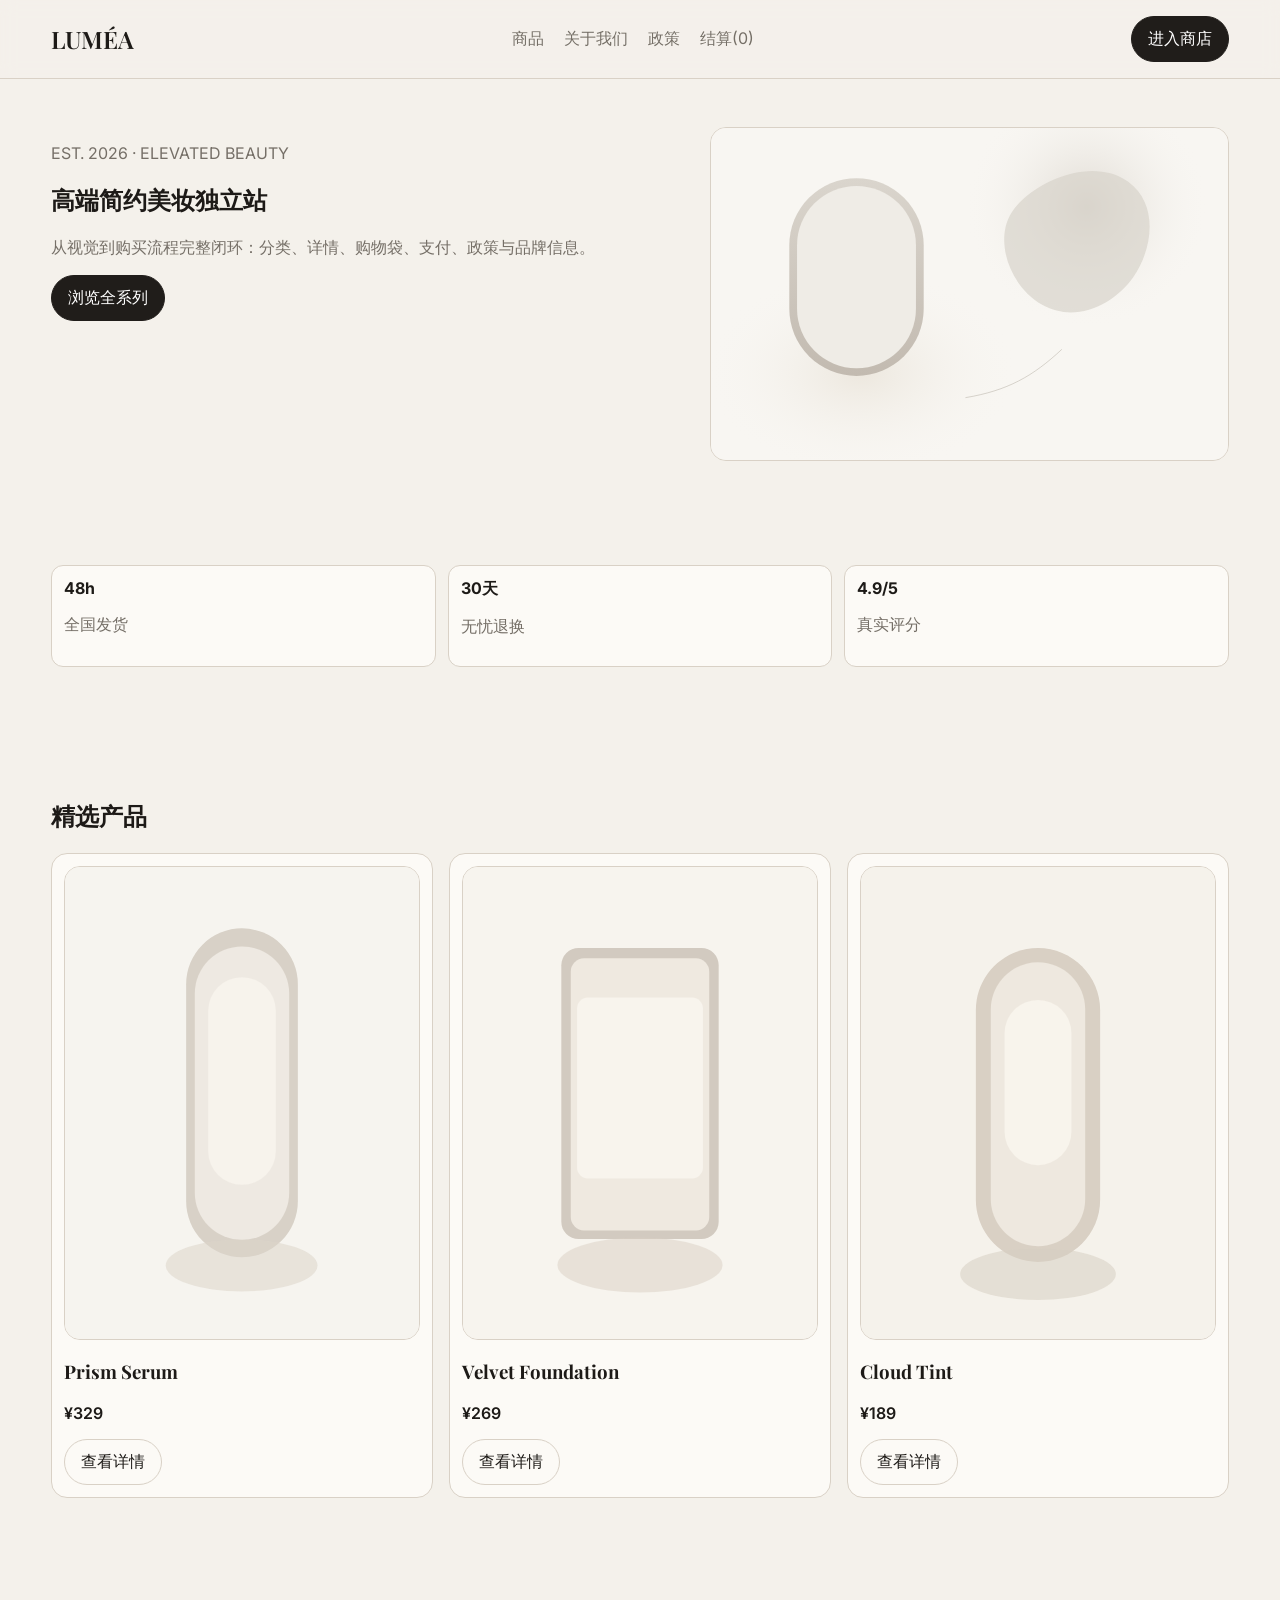
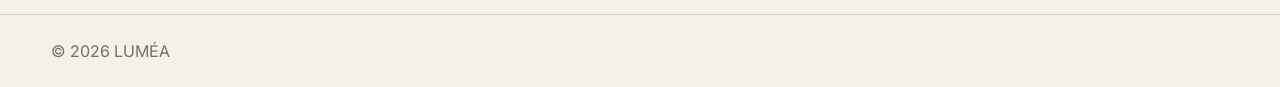
<file: index.html>
<!doctype html><html lang='zh-CN'><head><meta charset='UTF-8'><meta name='viewport' content='width=device-width,initial-scale=1'><title>LUMÉA</title><link rel='preconnect' href='https://fonts.googleapis.com'><link rel='preconnect' href='https://fonts.gstatic.com' crossorigin><link href='https://fonts.googleapis.com/css2?family=Inter:wght@400;500;600&family=Playfair+Display:wght@500;600&display=swap' rel='stylesheet'><link rel='stylesheet' href='style.css'></head><body>
<header><div class='container nav'><a class='brand' href='index.html'>LUMÉA</a><nav class='navlinks'><a href='shop.html'>商品</a><a href='about.html'>关于我们</a><a href='policy.html'>政策</a><a href='checkout.html'>结算(<span data-cart-badge>0</span>)</a></nav><a class='btn dark' href='shop.html'>进入商店</a></div></header>
<main class='container'>
<section class='hero'><div><p class='muted'>EST. 2026 · ELEVATED BEAUTY</p><h1>高端简约美妆独立站</h1><p class='muted'>从视觉到购买流程完整闭环：分类、详情、购物袋、支付、政策与品牌信息。</p><a class='btn dark' href='shop.html'>浏览全系列</a></div><img src='assets/hero-lux.svg' alt='主视觉'></section>
<section class='section'><div class='kpis'><div><strong>48h</strong><p class='muted'>全国发货</p></div><div><strong>30天</strong><p class='muted'>无忧退换</p></div><div><strong>4.9/5</strong><p class='muted'>真实评分</p></div></div></section>
<section class='section'><h2>精选产品</h2><div class='grid cols-3'>
<article class='card'><img src='assets/product-1.svg'><h3>Prism Serum</h3><p class='price'>¥329</p><a class='btn' href='product.html?id=serum'>查看详情</a></article>
<article class='card'><img src='assets/product-2.svg'><h3>Velvet Foundation</h3><p class='price'>¥269</p><a class='btn' href='product.html?id=foundation'>查看详情</a></article>
<article class='card'><img src='assets/product-3.svg'><h3>Cloud Tint</h3><p class='price'>¥189</p><a class='btn' href='product.html?id=tint'>查看详情</a></article>
</div></section></main><footer><div class='container'>© 2026 LUMÉA</div></footer><script src='script.js'></script></body></html>
</file>
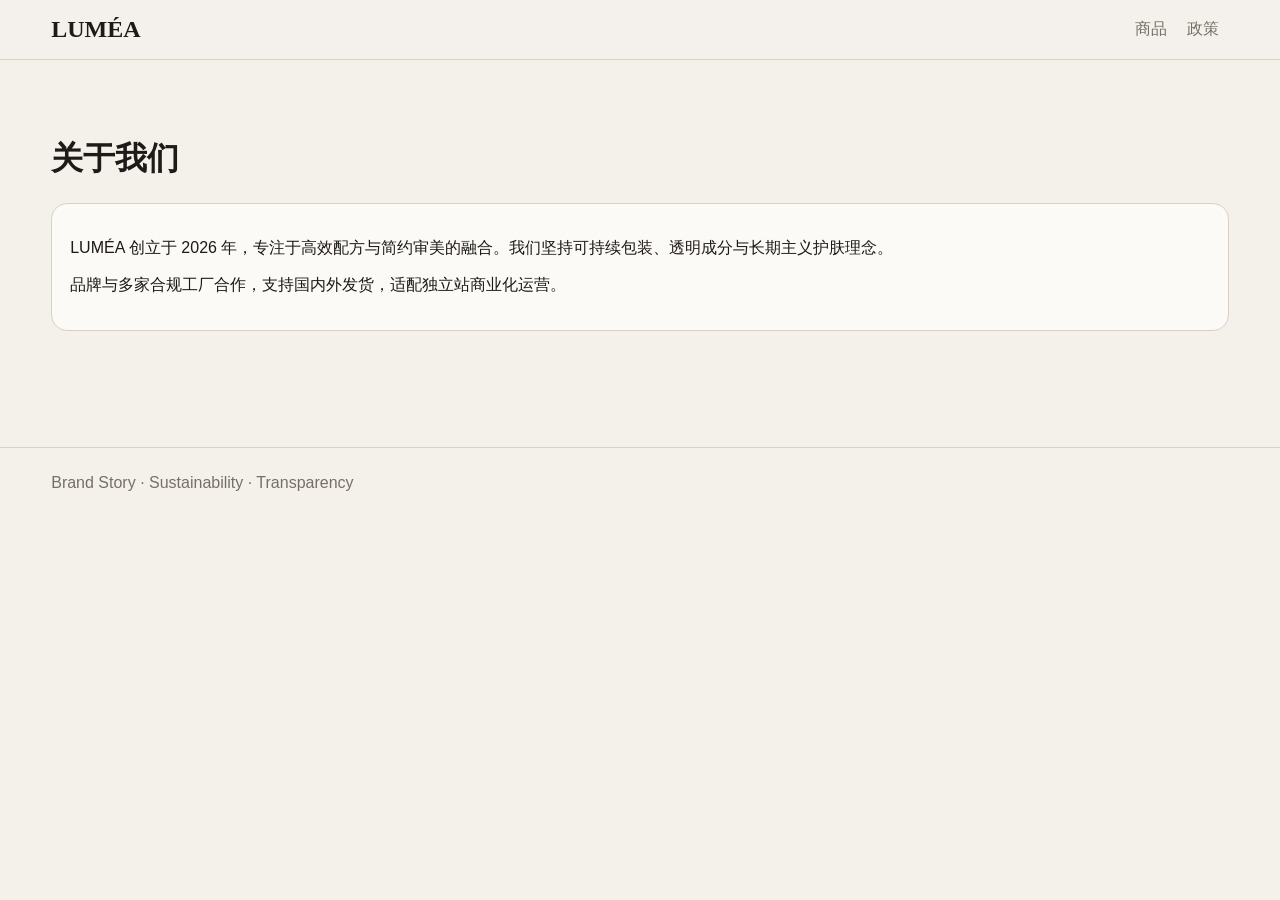
<file: about.html>
<!doctype html><html lang='zh-CN'><head><meta charset='UTF-8'><meta name='viewport' content='width=device-width,initial-scale=1'><title>关于我们 | LUMÉA</title><link rel='stylesheet' href='style.css'></head><body><header><div class='container nav'><a class='brand' href='index.html'>LUMÉA</a><nav class='navlinks'><a href='shop.html'>商品</a><a href='policy.html'>政策</a></nav></div></header><main class='container section'><h1>关于我们</h1><div class='panel'><p>LUMÉA 创立于 2026 年，专注于高效配方与简约审美的融合。我们坚持可持续包装、透明成分与长期主义护肤理念。</p><p>品牌与多家合规工厂合作，支持国内外发货，适配独立站商业化运营。</p></div></main><footer><div class='container'>Brand Story · Sustainability · Transparency</div></footer></body></html>
</file>
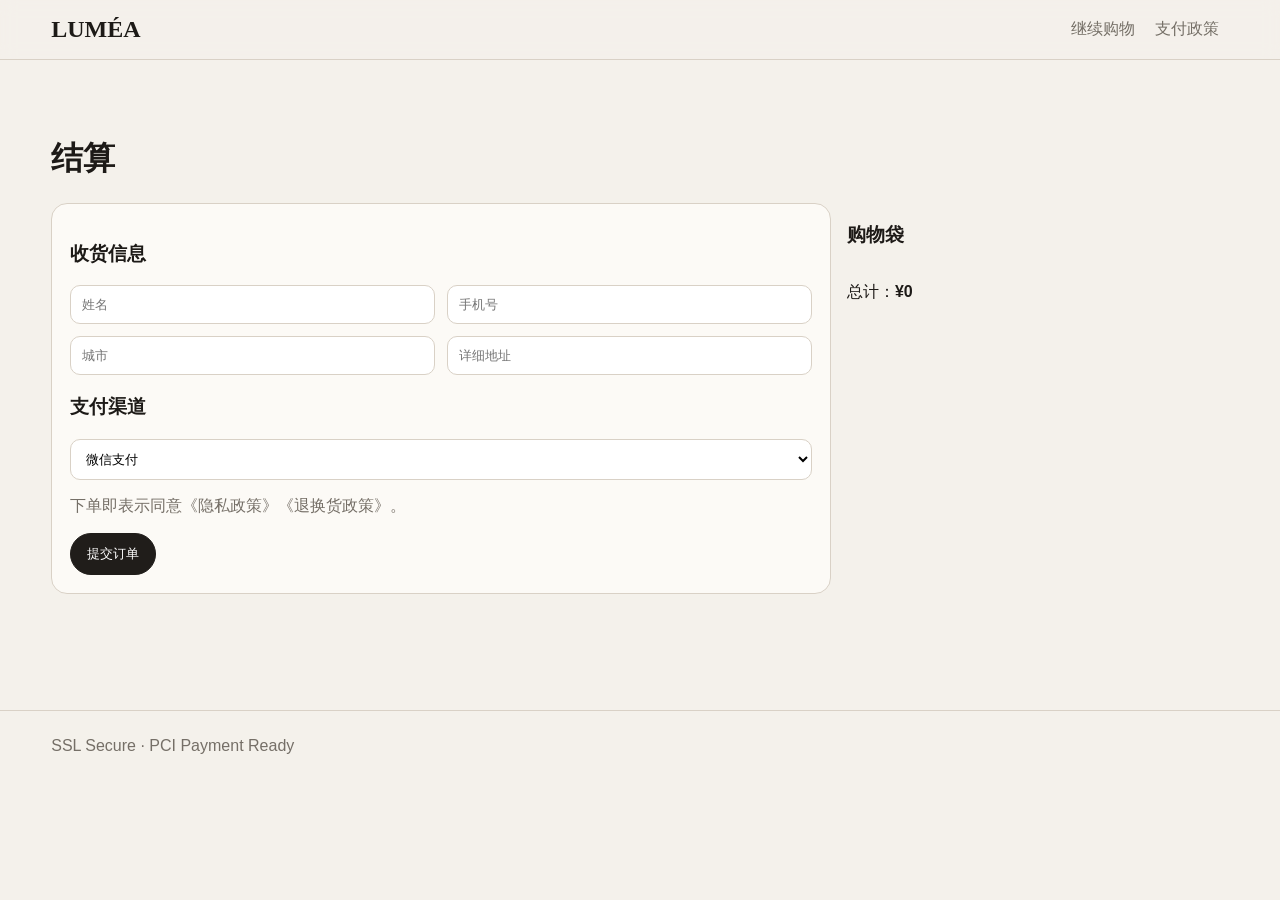
<file: checkout.html>
<!doctype html><html lang='zh-CN'><head><meta charset='UTF-8'><meta name='viewport' content='width=device-width,initial-scale=1'><title>结算 | LUMÉA</title><link rel='stylesheet' href='style.css'></head><body><header><div class='container nav'><a class='brand' href='index.html'>LUMÉA</a><nav class='navlinks'><a href='shop.html'>继续购物</a><a href='policy.html'>支付政策</a></nav></div></header>
<main class='container section'><h1>结算</h1><div class='grid cols-3'><section class='panel' style='grid-column:span 2'><h3>收货信息</h3><form id='checkout-form'><div class='form-grid'><input required placeholder='姓名'><input required placeholder='手机号'><input required placeholder='城市'><input required placeholder='详细地址'></div><h3>支付渠道</h3><select required><option>微信支付</option><option>支付宝</option><option>银联</option><option>信用卡（Stripe）</option></select><p class='muted'>下单即表示同意《隐私政策》《退换货政策》。</p><button class='btn dark' type='submit'>提交订单</button></form></section><aside><h3>购物袋</h3><div id='cart-list' class='grid'></div><p>总计：<strong id='cart-total'>¥0</strong></p></aside></div></main><footer><div class='container'>SSL Secure · PCI Payment Ready</div></footer><script src='script.js'></script></body></html>
</file>
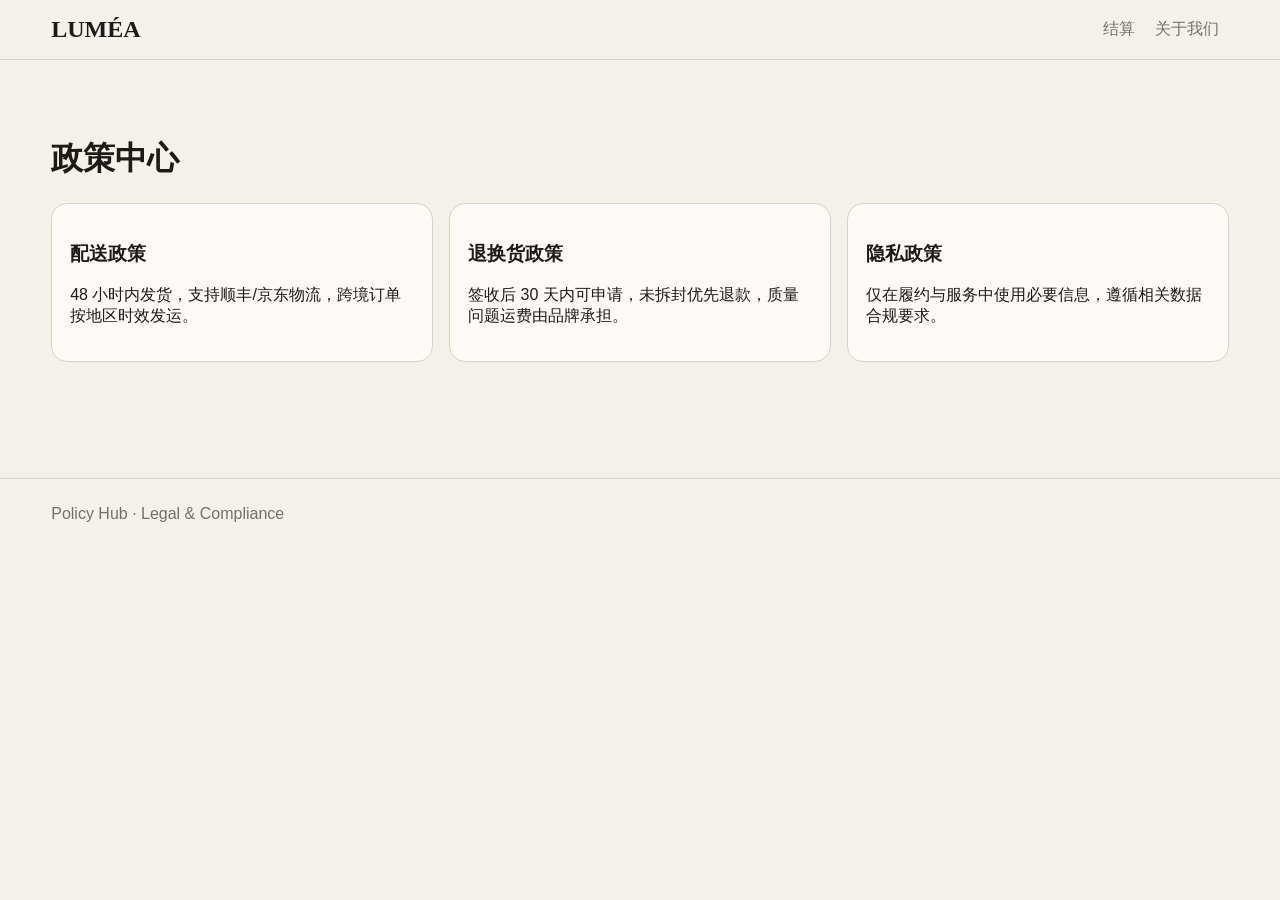
<file: policy.html>
<!doctype html><html lang='zh-CN'><head><meta charset='UTF-8'><meta name='viewport' content='width=device-width,initial-scale=1'><title>政策中心 | LUMÉA</title><link rel='stylesheet' href='style.css'></head><body><header><div class='container nav'><a class='brand' href='index.html'>LUMÉA</a><nav class='navlinks'><a href='checkout.html'>结算</a><a href='about.html'>关于我们</a></nav></div></header><main class='container section'><h1>政策中心</h1><div class='grid cols-3'><article class='panel'><h3>配送政策</h3><p>48 小时内发货，支持顺丰/京东物流，跨境订单按地区时效发运。</p></article><article class='panel'><h3>退换货政策</h3><p>签收后 30 天内可申请，未拆封优先退款，质量问题运费由品牌承担。</p></article><article class='panel'><h3>隐私政策</h3><p>仅在履约与服务中使用必要信息，遵循相关数据合规要求。</p></article></div></main><footer><div class='container'>Policy Hub · Legal & Compliance</div></footer></body></html>
</file>
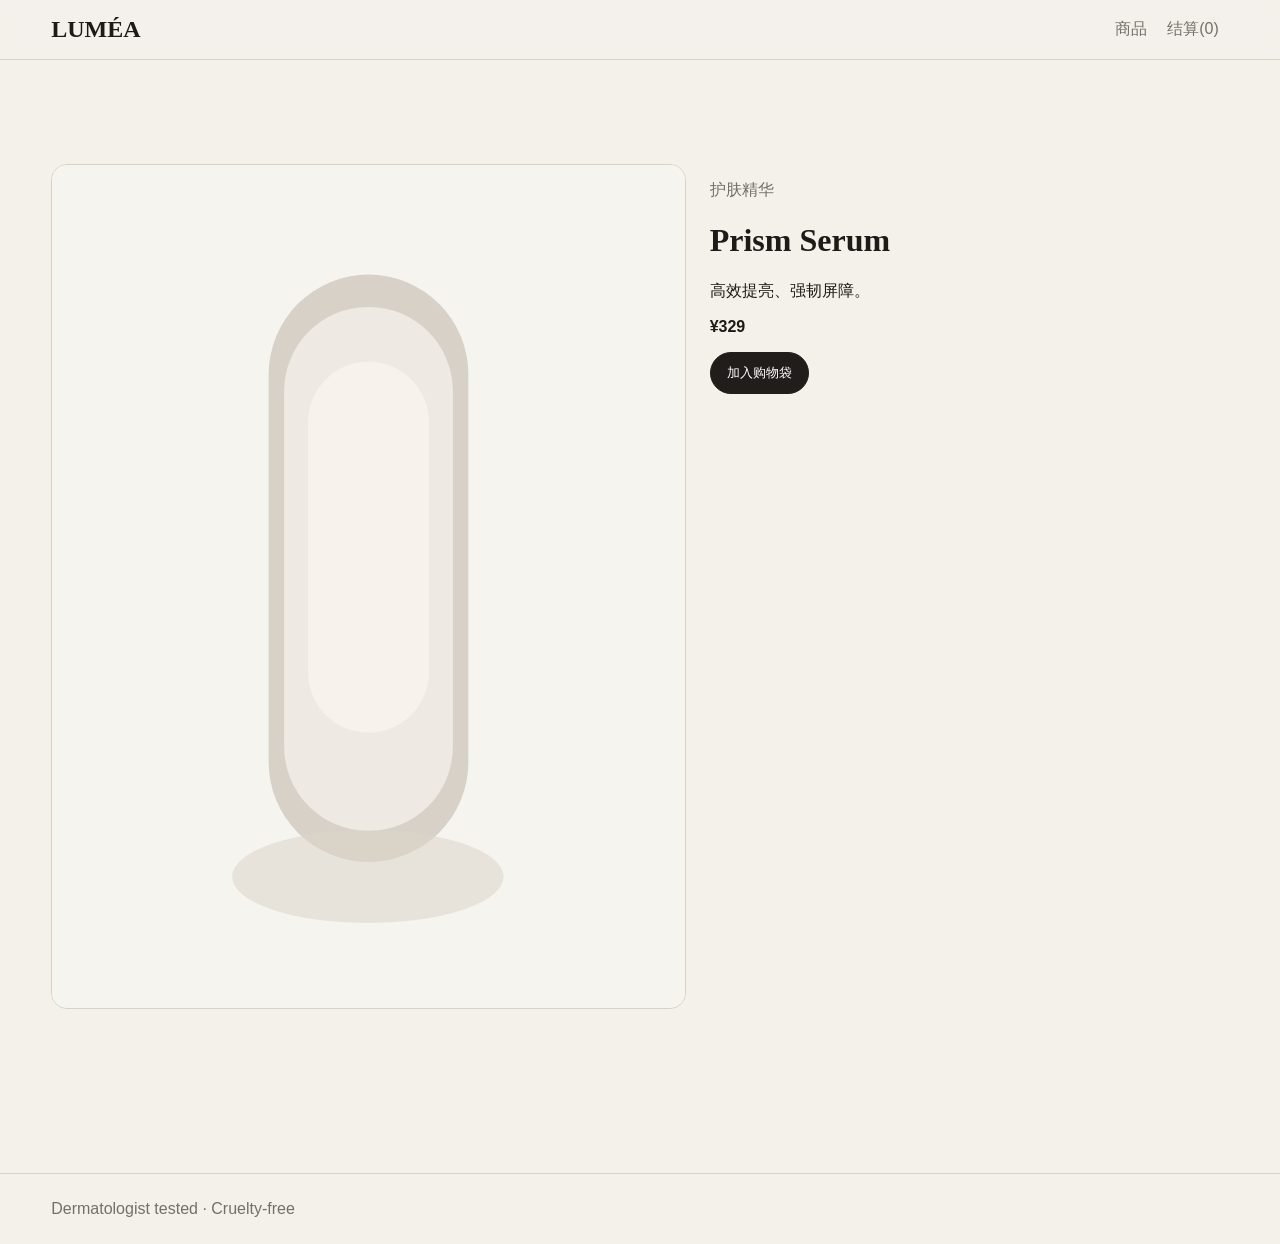
<file: product.html>
<!doctype html><html lang='zh-CN'><head><meta charset='UTF-8'><meta name='viewport' content='width=device-width,initial-scale=1'><title>商品详情 | LUMÉA</title><link rel='stylesheet' href='style.css'></head><body><header><div class='container nav'><a class='brand' href='index.html'>LUMÉA</a><nav class='navlinks'><a href='shop.html'>商品</a><a href='checkout.html'>结算(<span data-cart-badge>0</span>)</a></nav></div></header>
<main class='container section'><div class='hero'><img id='pimg' src='assets/product-1.svg'><div><p class='muted' id='pcat'>护肤精华</p><h1 id='pname'>Prism Serum</h1><p id='pdesc'>高效提亮、强韧屏障。</p><p class='price' id='pprice'>¥329</p><button id='padd' class='btn dark'>加入购物袋</button></div></div></main><footer><div class='container'>Dermatologist tested · Cruelty-free</div></footer>
<script src='script.js'></script><script>const map={serum:{name:'Prism Serum',price:329,desc:'高效提亮、强韧屏障。',img:'assets/product-1.svg',cat:'护肤精华'},foundation:{name:'Velvet Foundation',price:269,desc:'柔焦底妆，轻薄贴肤。',img:'assets/product-2.svg',cat:'底妆'},tint:{name:'Cloud Tint',price:189,desc:'高级低饱和显色。',img:'assets/product-3.svg',cat:'彩妆'}};const id=new URLSearchParams(location.search).get('id')||'serum';const p=map[id];pname.textContent=p.name;pprice.textContent='¥'+p.price;pdesc.textContent=p.desc;pimg.src=p.img;pcat.textContent=p.cat;padd.dataset.add=JSON.stringify({id,name:p.name,price:p.price});padd.addEventListener('click',()=>{const c=JSON.parse(localStorage.getItem('lumea_cart_v1')||'[]');const f=c.find(i=>i.id===id);if(f)f.qty++;else c.push({id,name:p.name,price:p.price,qty:1});localStorage.setItem('lumea_cart_v1',JSON.stringify(c));location.href='checkout.html';});</script></body></html>
</file>
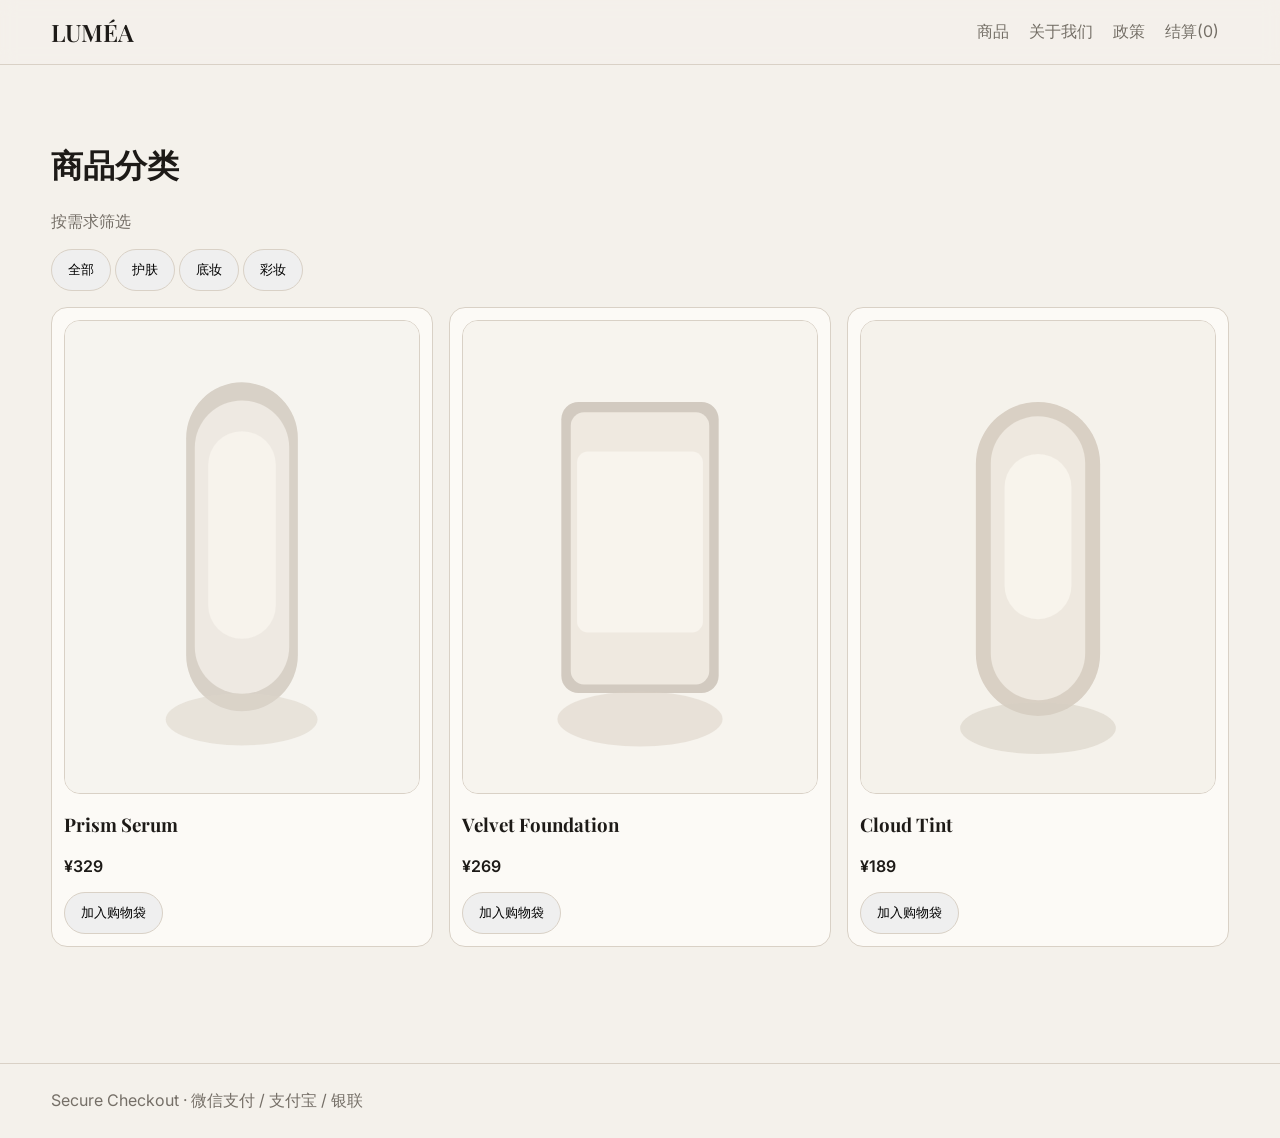
<file: shop.html>
<!doctype html><html lang='zh-CN'><head><meta charset='UTF-8'><meta name='viewport' content='width=device-width,initial-scale=1'><title>商品分类 | LUMÉA</title><link rel='stylesheet' href='style.css'><link rel='preconnect' href='https://fonts.googleapis.com'><link rel='preconnect' href='https://fonts.gstatic.com' crossorigin><link href='https://fonts.googleapis.com/css2?family=Inter:wght@400;500;600&family=Playfair+Display:wght@500;600&display=swap' rel='stylesheet'></head><body>
<header><div class='container nav'><a class='brand' href='index.html'>LUMÉA</a><nav class='navlinks'><a href='shop.html'>商品</a><a href='about.html'>关于我们</a><a href='policy.html'>政策</a><a href='checkout.html'>结算(<span data-cart-badge>0</span>)</a></nav></div></header>
<main class='container section'><h1>商品分类</h1><p class='muted'>按需求筛选</p><div><button class='btn' data-filter='all'>全部</button> <button class='btn' data-filter='skincare'>护肤</button> <button class='btn' data-filter='base'>底妆</button> <button class='btn' data-filter='color'>彩妆</button></div>
<div class='grid cols-3' style='margin-top:16px'>
<article class='card product-card' data-cat='skincare'><img src='assets/product-1.svg'><h3>Prism Serum</h3><p class='price'>¥329</p><button class='btn' data-add='{"id":"serum","name":"Prism Serum","price":329}'>加入购物袋</button></article>
<article class='card product-card' data-cat='base'><img src='assets/product-2.svg'><h3>Velvet Foundation</h3><p class='price'>¥269</p><button class='btn' data-add='{"id":"foundation","name":"Velvet Foundation","price":269}'>加入购物袋</button></article>
<article class='card product-card' data-cat='color'><img src='assets/product-3.svg'><h3>Cloud Tint</h3><p class='price'>¥189</p><button class='btn' data-add='{"id":"tint","name":"Cloud Tint","price":189}'>加入购物袋</button></article>
</div></main><footer><div class='container'>Secure Checkout · 微信支付 / 支付宝 / 银联</div></footer><script src='script.js'></script></body></html>
</file>
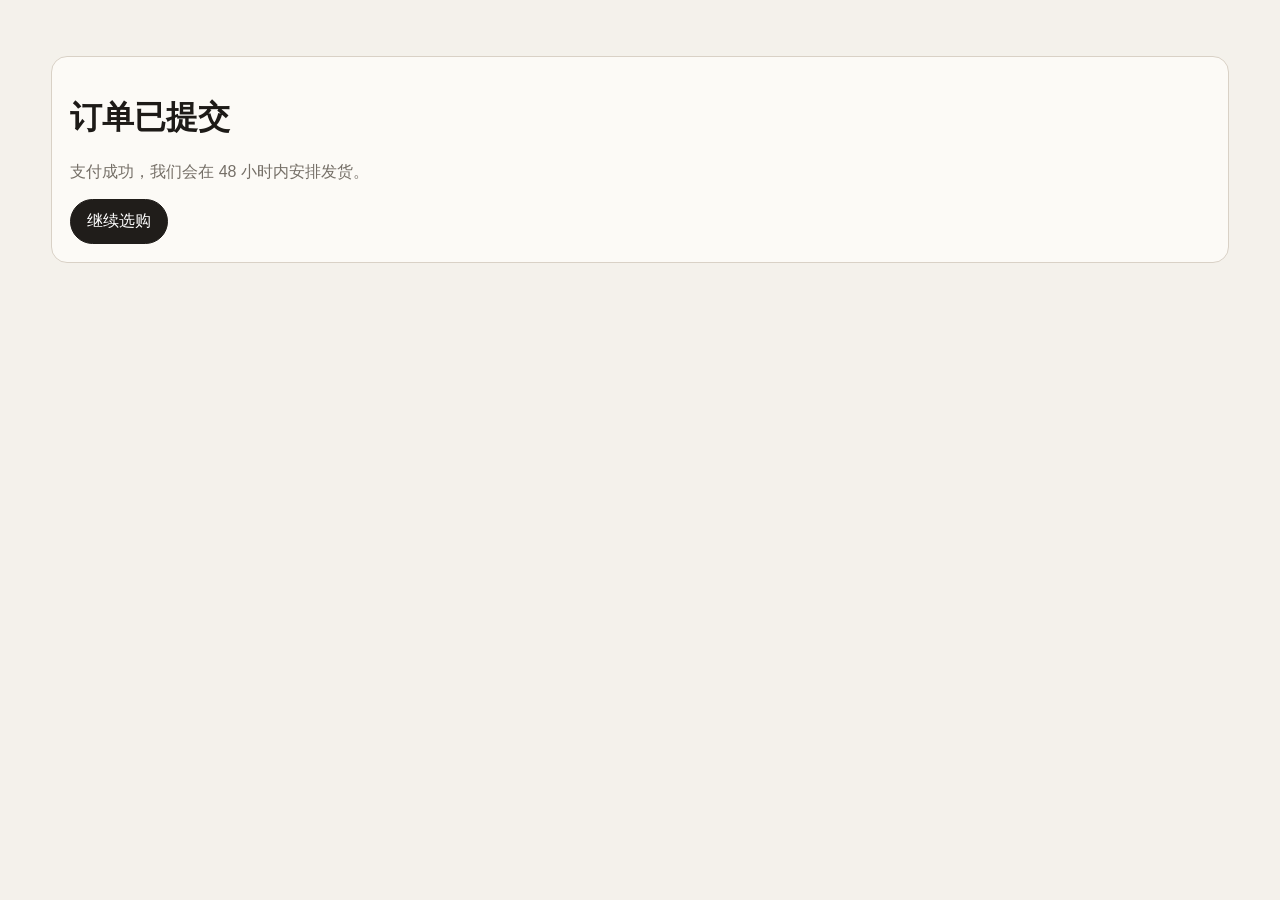
<file: success.html>
<!doctype html><html lang='zh-CN'><head><meta charset='UTF-8'><meta name='viewport' content='width=device-width,initial-scale=1'><title>支付成功 | LUMÉA</title><link rel='stylesheet' href='style.css'></head><body><main class='container section'><div class='panel'><h1>订单已提交</h1><p class='muted'>支付成功，我们会在 48 小时内安排发货。</p><a class='btn dark' href='shop.html'>继续选购</a></div></main></body></html>
</file>
<file: style.css>
:root{--bg:#f4f1eb;--paper:#fcfaf6;--text:#1d1a17;--muted:#756f67;--line:#d9d1c6;--accent:#201d1a}
*{box-sizing:border-box}html{scroll-behavior:smooth}body{margin:0;font-family:Inter,sans-serif;color:var(--text);background:var(--bg)}
a{text-decoration:none;color:inherit}.container{width:min(1180px,92vw);margin:auto}
header{position:sticky;top:0;background:#f4f1ebdd;border-bottom:1px solid var(--line);backdrop-filter:blur(8px);z-index:10}
.nav{display:flex;justify-content:space-between;align-items:center;padding:16px 0}.brand{font:600 1.5rem 'Playfair Display',serif}
.navlinks a{margin:0 10px;color:var(--muted)}.btn{display:inline-block;padding:11px 16px;border-radius:999px;border:1px solid var(--line)}.btn.dark{background:var(--accent);color:#fff;border-color:var(--accent)}
.hero{display:grid;grid-template-columns:1.1fr .9fr;gap:24px;padding:48px 0}.hero img,.card img{width:100%;display:block;border-radius:16px;border:1px solid var(--line)}
h1,h2,h3{font-family:'Playfair Display',serif}.muted{color:var(--muted)}
.grid{display:grid;gap:16px}.cols-3{grid-template-columns:repeat(3,minmax(0,1fr))}.cols-4{grid-template-columns:repeat(4,minmax(0,1fr))}
.card{background:var(--paper);border:1px solid var(--line);border-radius:16px;padding:12px}.price{font-weight:600}
.section{padding:56px 0}.panel{background:var(--paper);border:1px solid var(--line);border-radius:16px;padding:18px}
footer{margin-top:60px;border-top:1px solid var(--line);padding:26px 0;color:var(--muted)}
input,select{width:100%;padding:11px;border:1px solid var(--line);border-radius:10px;background:#fff}
.form-grid{display:grid;grid-template-columns:1fr 1fr;gap:12px}.kpis{display:grid;grid-template-columns:repeat(3,1fr);gap:12px}
.kpis div{background:var(--paper);border:1px solid var(--line);border-radius:12px;padding:12px}
@media(max-width:900px){.hero,.cols-3,.cols-4,.form-grid,.kpis{grid-template-columns:1fr}.nav{flex-wrap:wrap;gap:8px}}
</file>
